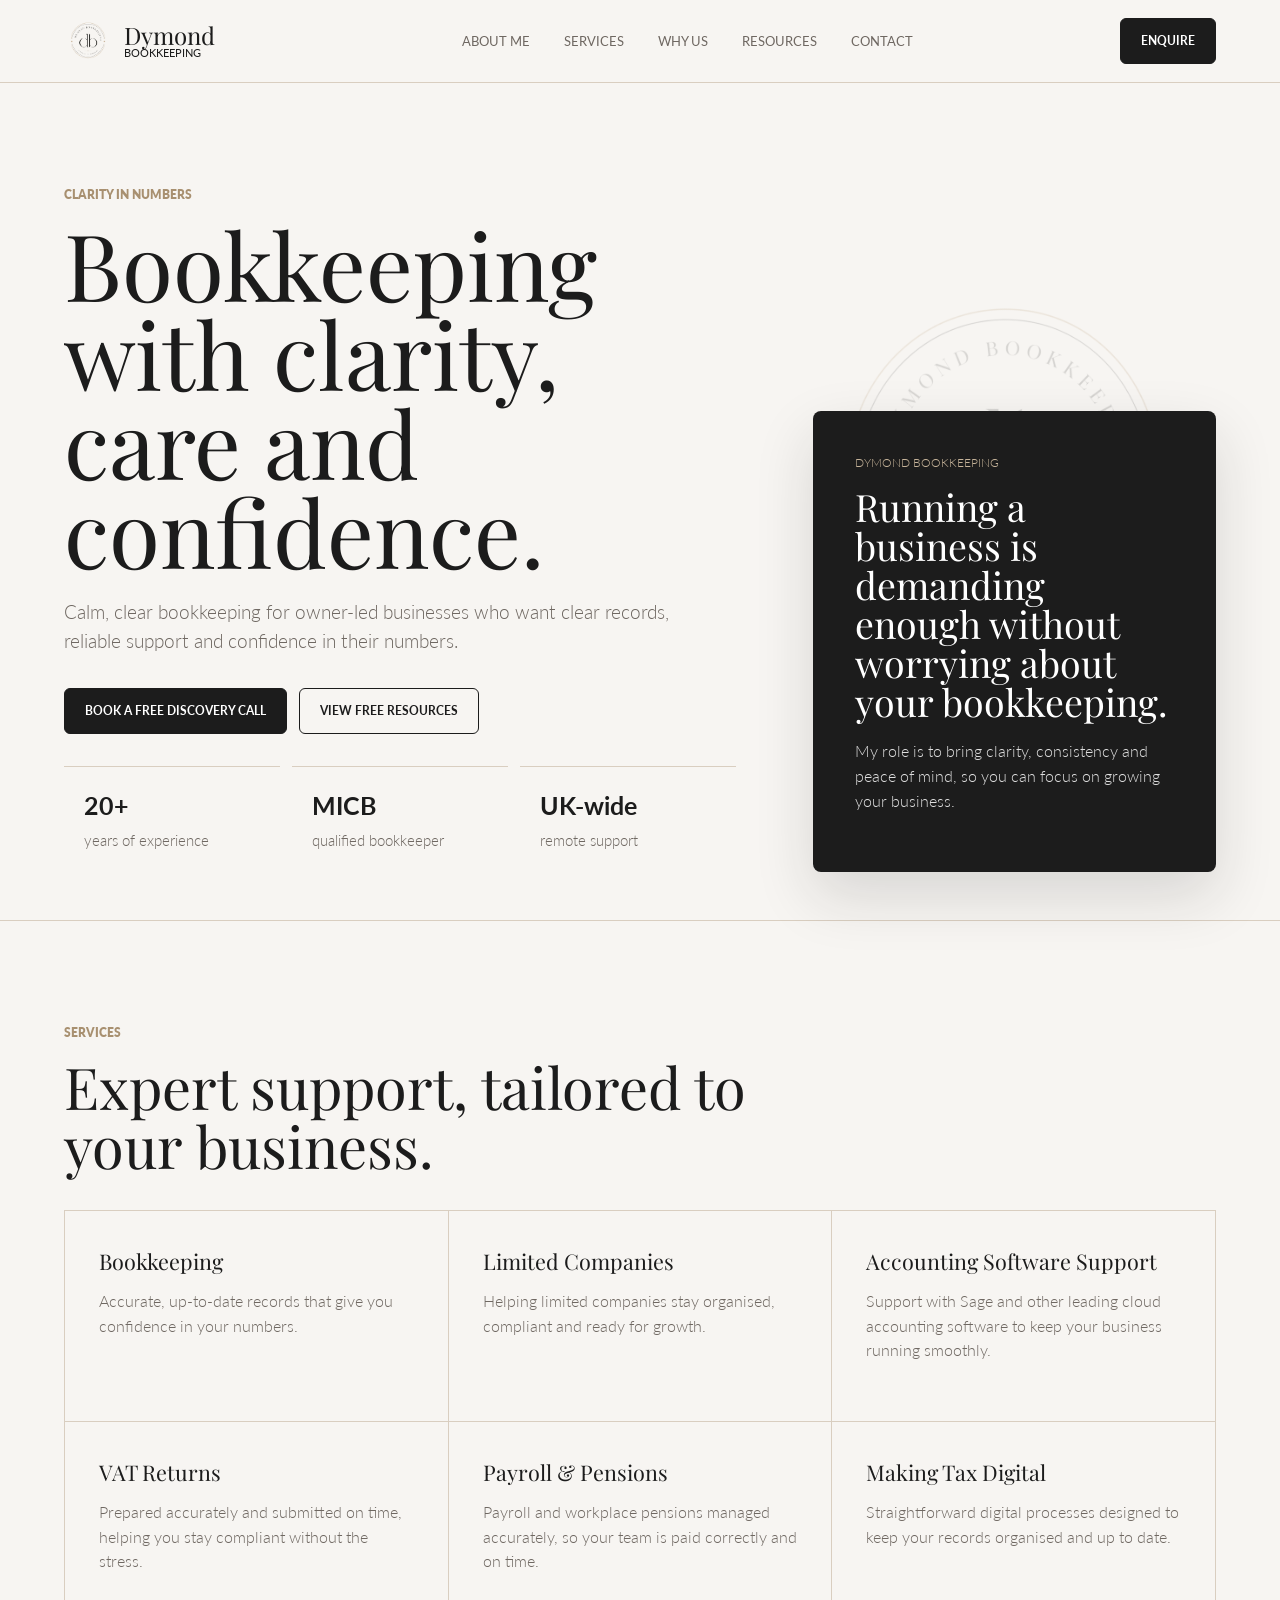
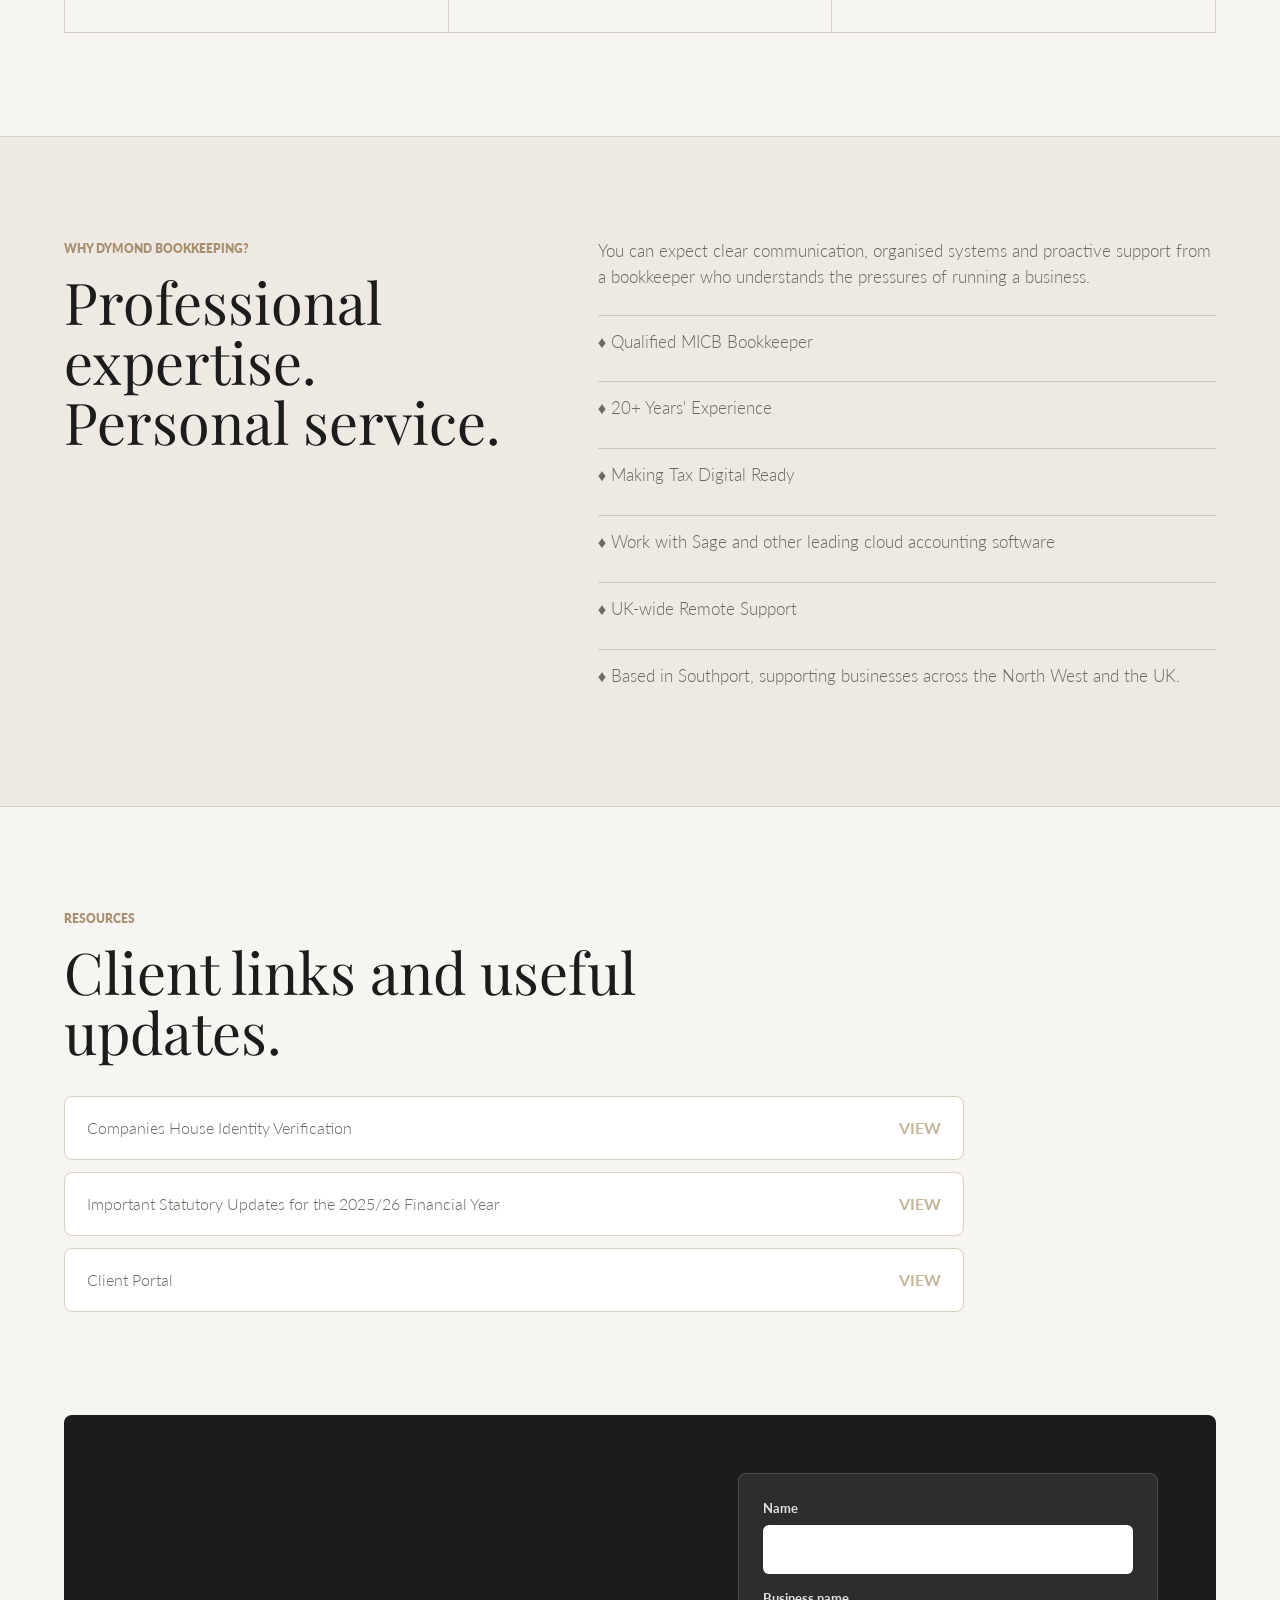
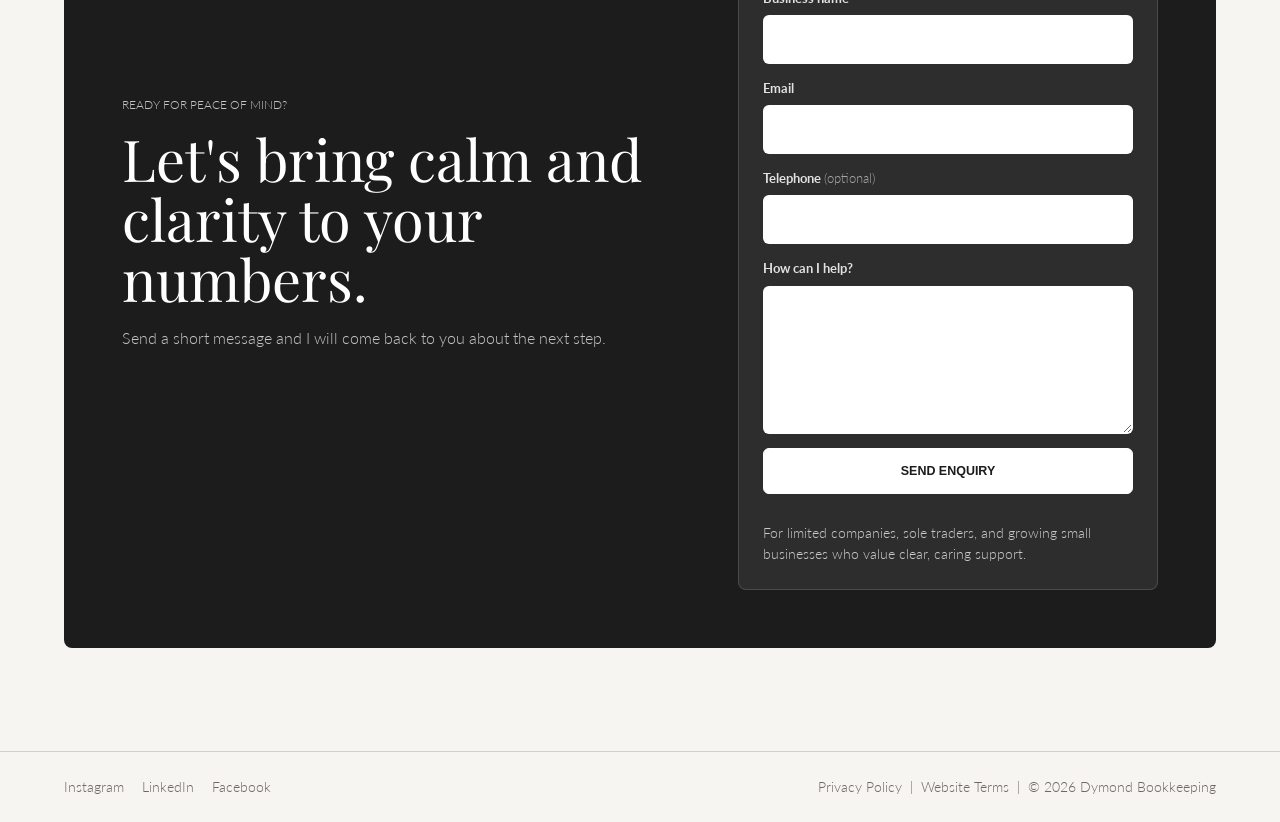
<file: index.html>
<!doctype html>
<html lang="en-GB">
  <head>
    <meta charset="utf-8">
    <meta name="viewport" content="width=device-width, initial-scale=1">
    <title>Dymond Bookkeeping | Bookkeeping Support for Small Businesses</title>
    <meta
      name="description"
      content="Warm, clear bookkeeping support for owner-led limited companies and growing small businesses across the UK."
    >
    <link rel="icon" type="image/png" href="favicon.png">
    <link rel="stylesheet" href="styles.css">
  </head>
  <body>
    <header class="site-header">
      <a class="brand" href="#top" aria-label="Dymond Bookkeeping home">
        <img
          src="logo-seal.png"
          alt="Dymond Bookkeeping"
        >
        <span>
          <strong>Dymond</strong>
          <small>Bookkeeping</small>
        </span>
      </a>
      <nav class="nav" aria-label="Main navigation">
        <a href="about.html">About Me</a>
        <a href="#services">Services</a>
        <a href="#why-us">Why us</a>
        <a href="#resources">Resources</a>
        <a href="#contact">Contact</a>
      </nav>
      <a class="header-cta" href="#contact">Enquire</a>
    </header>

    <main id="top">
      <section class="hero">
        <div class="hero-content">
          <p class="eyebrow">Clarity in Numbers</p>
          <h1>Bookkeeping with clarity, care and confidence.</h1>
          <p class="intro">
            Calm, clear bookkeeping for owner-led businesses who want clear records,
            reliable support and confidence in their numbers.
          </p>
          <div class="actions">
            <a class="button primary" href="#contact">Book a free discovery call</a>
            <a class="button secondary" href="#resources">View free resources</a>
          </div>
          <dl class="proof">
            <div>
              <dt>20+</dt>
              <dd>years of experience</dd>
            </div>
            <div>
              <dt>MICB</dt>
              <dd>qualified bookkeeper</dd>
            </div>
            <div>
              <dt>UK-wide</dt>
              <dd>remote support</dd>
            </div>
          </dl>
        </div>
        <aside class="hero-panel" aria-label="Bookkeeping promise">
          <p class="panel-kicker">Dymond Bookkeeping</p>
          <h2>Running a business is demanding enough without worrying about your bookkeeping.</h2>
          <p>
            My role is to bring clarity, consistency and peace of mind, so you can
            focus on growing your business.
          </p>
        </aside>
      </section>

      <section class="section services" id="services">
        <div class="section-heading">
          <p class="eyebrow">Services</p>
          <h2>Expert support, tailored to your business.</h2>
        </div>
        <div class="service-grid">
          <article>
            <h3>Bookkeeping</h3>
            <p>Accurate, up-to-date records that give you confidence in your numbers.</p>
          </article>
          <article>
            <h3>Limited Companies</h3>
            <p>Helping limited companies stay organised, compliant and ready for growth.</p>
          </article>
          <article>
            <h3>Accounting Software Support</h3>
            <p>Support with Sage and other leading cloud accounting software to keep your business running smoothly.</p>
          </article>
          <article>
            <h3>VAT Returns</h3>
            <p>Prepared accurately and submitted on time, helping you stay compliant without the stress.</p>
          </article>
          <article>
            <h3>Payroll &amp; Pensions</h3>
            <p>Payroll and workplace pensions managed accurately, so your team is paid correctly and on time.</p>
          </article>
          <article>
            <h3>Making Tax Digital</h3>
            <p>Straightforward digital processes designed to keep your records organised and up to date.</p>
          </article>
        </div>
      </section>

      <section class="section split" id="why-us">
        <div>
          <p class="eyebrow">Why Dymond Bookkeeping?</p>
          <h2>Professional expertise. Personal service.</h2>
        </div>
        <div class="reasons">
          <p>
            You can expect clear communication, organised systems and proactive
            support from a bookkeeper who understands the pressures of running a
            business.
          </p>
          <ul>
            <li><span aria-hidden="true">&#9830;</span> Qualified MICB Bookkeeper</li>
            <li><span aria-hidden="true">&#9830;</span> 20+ Years' Experience</li>
            <li><span aria-hidden="true">&#9830;</span> Making Tax Digital Ready</li>
            <li><span aria-hidden="true">&#9830;</span> Work with Sage and other leading cloud accounting software</li>
            <li><span aria-hidden="true">&#9830;</span> UK-wide Remote Support</li>
            <li><span aria-hidden="true">&#9830;</span> Based in Southport, supporting businesses across the North West and the UK.</li>
          </ul>
        </div>
      </section>

      <section class="section resources" id="resources">
        <div class="section-heading">
          <p class="eyebrow">Resources</p>
          <h2>Client links and useful updates.</h2>
        </div>
        <div class="resource-list">
          <a href="https://drive.google.com/file/d/1LsJFoTqfhv_4R7Zmgf_SvlFBIBRHJbRf/view?usp=drive_link">
            Companies House Identity Verification
          </a>
          <a href="https://drive.google.com/file/d/19tqfVMLP1mnDDgsi1em8PfYYaoplX7NY/view?usp=sharing">
            Important Statutory Updates for the 2025/26 Financial Year
          </a>
          <a href="https://dymondbookkeeping.portal.engager.app/">
            Client Portal
          </a>
        </div>
      </section>

      <section class="contact" id="contact">
        <div>
          <p class="eyebrow">Ready for peace of mind?</p>
          <h2>Let's bring calm and clarity to your numbers.</h2>
          <p>Send a short message and I will come back to you about the next step.</p>
        </div>
        <form class="contact-card contact-form" action="mailto:hello@dymondbookkeeping.com" method="post" enctype="text/plain">
          <label>
            <span>Name</span>
            <input type="text" name="Name" autocomplete="name" required>
          </label>
          <label>
            <span>Business name</span>
            <input type="text" name="Business name" autocomplete="organization" required>
          </label>
          <label>
            <span>Email</span>
            <input type="email" name="Email" autocomplete="email" required>
          </label>
          <label>
            <span>Telephone <em>(optional)</em></span>
            <input type="tel" name="Telephone" autocomplete="tel">
          </label>
          <label>
            <span>How can I help?</span>
            <textarea name="How can I help?" rows="5" required></textarea>
          </label>
          <button class="button primary full" type="submit">Send enquiry</button>
          <p class="small-note">For limited companies, sole traders, and growing small businesses who value clear, caring support.</p>
        </form>
      </section>
    </main>

    <footer class="site-footer">
      <div>
        <a href="https://www.instagram.com/dymondbookkeeping">Instagram</a>
        <a href="https://www.linkedin.com/in/dymondbookkeeping">LinkedIn</a>
        <a href="https://www.facebook.com/profile.php?id=61568759491724">Facebook</a>
      </div>
      <p class="legal-links">
        <a href="privacy.html">Privacy Policy</a>
        <span>|</span>
        <a href="terms.html">Website Terms</a>
        <span>|</span>
        <span>&copy; 2026 Dymond Bookkeeping</span>
      </p>
    </footer>
  </body>
</html>
</file>
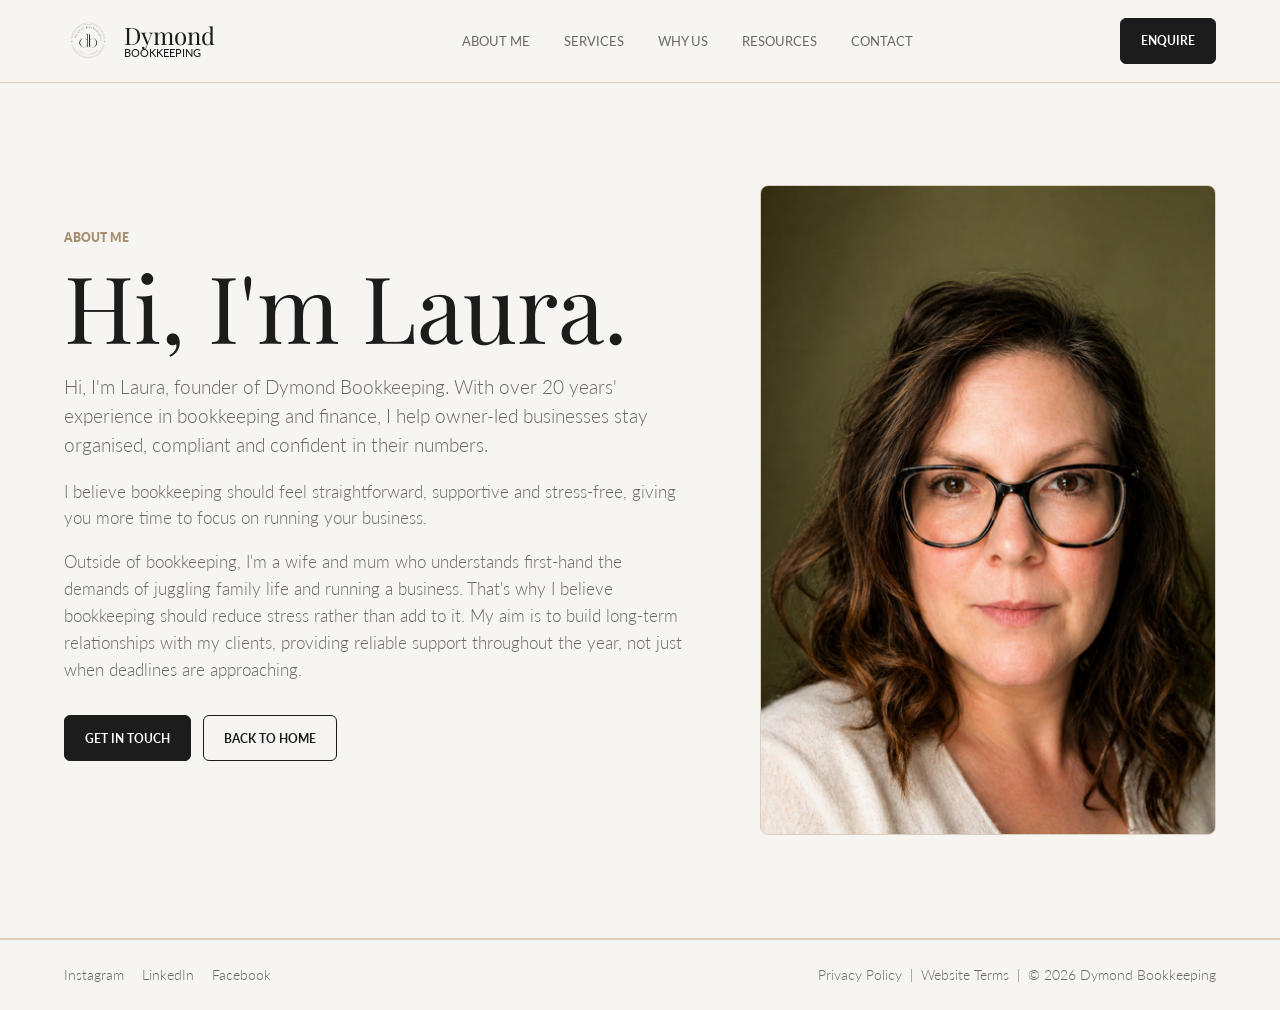
<file: about.html>
<!doctype html>
<html lang="en-GB">
  <head>
    <meta charset="utf-8">
    <meta name="viewport" content="width=device-width, initial-scale=1">
    <title>About Me | Dymond Bookkeeping</title>
    <meta
      name="description"
      content="Meet Laura, founder of Dymond Bookkeeping. Bookkeeping support for owner-led businesses across the UK."
    >
    <link rel="icon" type="image/png" href="favicon.png">
    <link rel="stylesheet" href="styles.css">
  </head>
  <body>
    <header class="site-header">
      <a class="brand" href="index.html" aria-label="Dymond Bookkeeping home">
        <img
          src="logo-seal.png"
          alt="Dymond Bookkeeping"
        >
        <span>
          <strong>Dymond</strong>
          <small>Bookkeeping</small>
        </span>
      </a>
      <nav class="nav" aria-label="Main navigation">
        <a href="about.html">About Me</a>
        <a href="index.html#services">Services</a>
        <a href="index.html#why-us">Why us</a>
        <a href="index.html#resources">Resources</a>
        <a href="contact.html">Contact</a>
      </nav>
      <a class="header-cta" href="contact.html">Enquire</a>
    </header>

    <main>
      <section class="about-hero">
        <div class="about-copy">
          <p class="eyebrow">About Me</p>
          <h1>Hi, I'm Laura.</h1>
          <p class="intro">
            Hi, I'm Laura, founder of Dymond Bookkeeping. With over 20 years'
            experience in bookkeeping and finance, I help owner-led businesses
            stay organised, compliant and confident in their numbers.
          </p>
          <p>
            I believe bookkeeping should feel straightforward, supportive and
            stress-free, giving you more time to focus on running your business.
          </p>
          <p>
            Outside of bookkeeping, I'm a wife and mum who understands first-hand
            the demands of juggling family life and running a business. That's why
            I believe bookkeeping should reduce stress rather than add to it. My
            aim is to build long-term relationships with my clients, providing
            reliable support throughout the year, not just when deadlines are
            approaching.
          </p>
          <div class="actions">
            <a class="button primary" href="contact.html">Get in touch</a>
            <a class="button secondary" href="index.html">Back to home</a>
          </div>
        </div>
        <figure class="about-photo">
          <img src="laura-dymond.png" alt="Laura, founder of Dymond Bookkeeping">
        </figure>
      </section>
    </main>

    <footer class="site-footer">
      <div>
        <a href="https://www.instagram.com/dymondbookkeeping">Instagram</a>
        <a href="https://www.linkedin.com/in/dymondbookkeeping">LinkedIn</a>
        <a href="https://www.facebook.com/profile.php?id=61568759491724">Facebook</a>
      </div>
      <p class="legal-links">
        <a href="privacy.html">Privacy Policy</a>
        <span>|</span>
        <a href="terms.html">Website Terms</a>
        <span>|</span>
        <span>&copy; 2026 Dymond Bookkeeping</span>
      </p>
    </footer>
  </body>
</html>
</file>
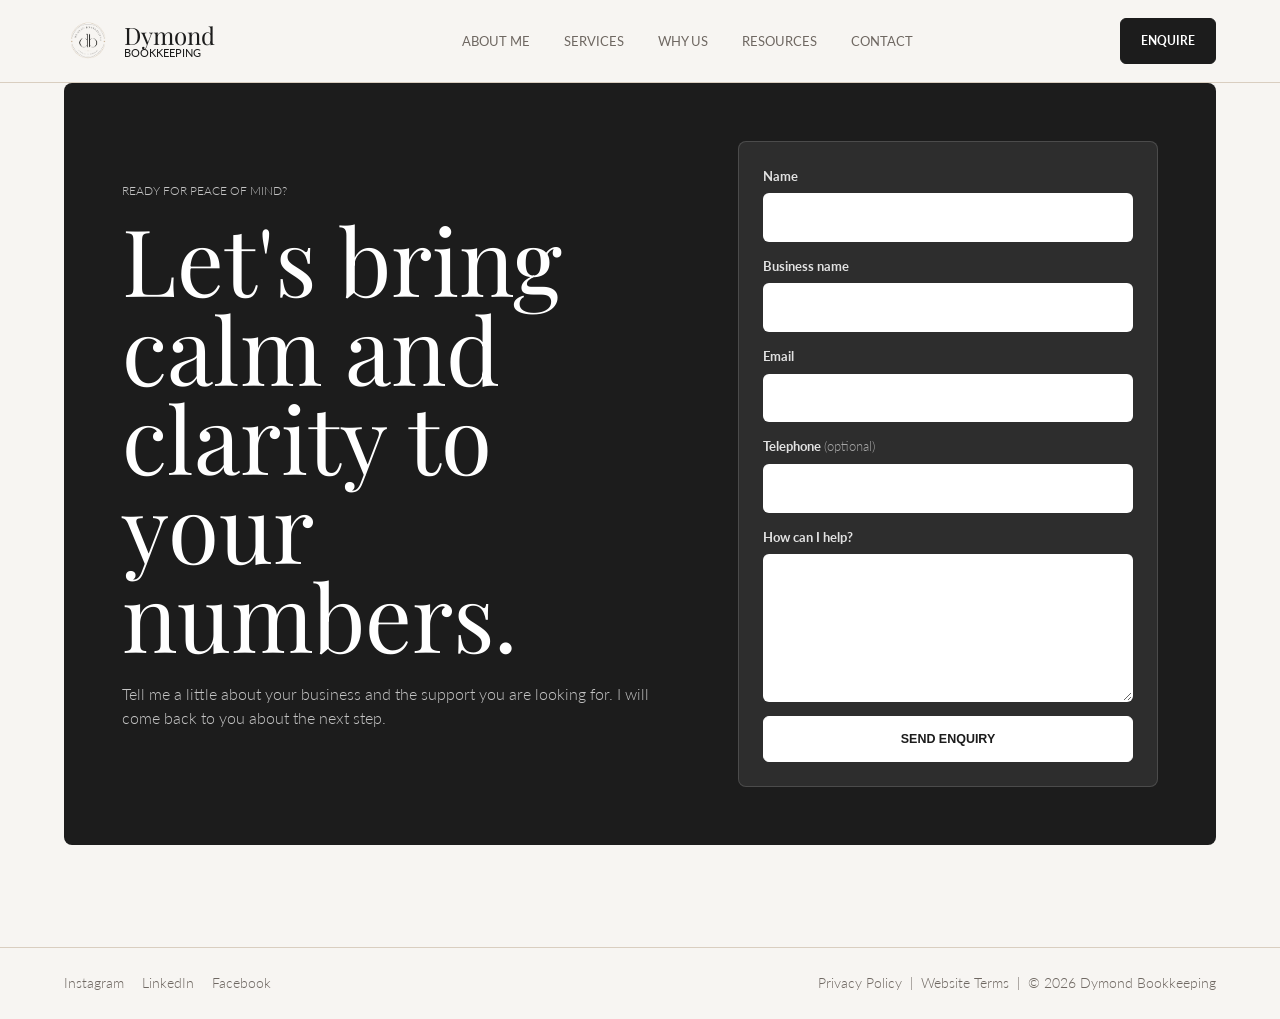
<file: contact.html>
<!doctype html>
<html lang="en-GB">
  <head>
    <meta charset="utf-8">
    <meta name="viewport" content="width=device-width, initial-scale=1">
    <title>Contact | Dymond Bookkeeping</title>
    <meta
      name="description"
      content="Contact Dymond Bookkeeping for calm, clear bookkeeping support."
    >
    <link rel="icon" type="image/png" href="favicon.png">
    <link rel="stylesheet" href="styles.css">
  </head>
  <body>
    <header class="site-header">
      <a class="brand" href="index.html" aria-label="Dymond Bookkeeping home">
        <img src="logo-seal.png" alt="Dymond Bookkeeping">
        <span>
          <strong>Dymond</strong>
          <small>Bookkeeping</small>
        </span>
      </a>
      <nav class="nav" aria-label="Main navigation">
        <a href="about.html">About Me</a>
        <a href="index.html#services">Services</a>
        <a href="index.html#why-us">Why us</a>
        <a href="index.html#resources">Resources</a>
        <a href="contact.html">Contact</a>
      </nav>
      <a class="header-cta" href="contact.html">Enquire</a>
    </header>

    <main>
      <section class="contact contact-page">
        <div>
          <p class="eyebrow">Ready for peace of mind?</p>
          <h1>Let's bring calm and clarity to your numbers.</h1>
          <p>
            Tell me a little about your business and the support you are looking
            for. I will come back to you about the next step.
          </p>
        </div>
        <form class="contact-card contact-form" action="mailto:hello@dymondbookkeeping.com" method="post" enctype="text/plain">
          <label>
            <span>Name</span>
            <input type="text" name="Name" autocomplete="name" required>
          </label>
          <label>
            <span>Business name</span>
            <input type="text" name="Business name" autocomplete="organization" required>
          </label>
          <label>
            <span>Email</span>
            <input type="email" name="Email" autocomplete="email" required>
          </label>
          <label>
            <span>Telephone <em>(optional)</em></span>
            <input type="tel" name="Telephone" autocomplete="tel">
          </label>
          <label>
            <span>How can I help?</span>
            <textarea name="How can I help?" rows="5" required></textarea>
          </label>
          <button class="button primary full" type="submit">Send enquiry</button>
        </form>
      </section>
    </main>

    <footer class="site-footer">
      <div>
        <a href="https://www.instagram.com/dymondbookkeeping">Instagram</a>
        <a href="https://www.linkedin.com/in/dymondbookkeeping">LinkedIn</a>
        <a href="https://www.facebook.com/profile.php?id=61568759491724">Facebook</a>
      </div>
      <p class="legal-links">
        <a href="privacy.html">Privacy Policy</a>
        <span>|</span>
        <a href="terms.html">Website Terms</a>
        <span>|</span>
        <span>&copy; 2026 Dymond Bookkeeping</span>
      </p>
    </footer>
  </body>
</html>
</file>
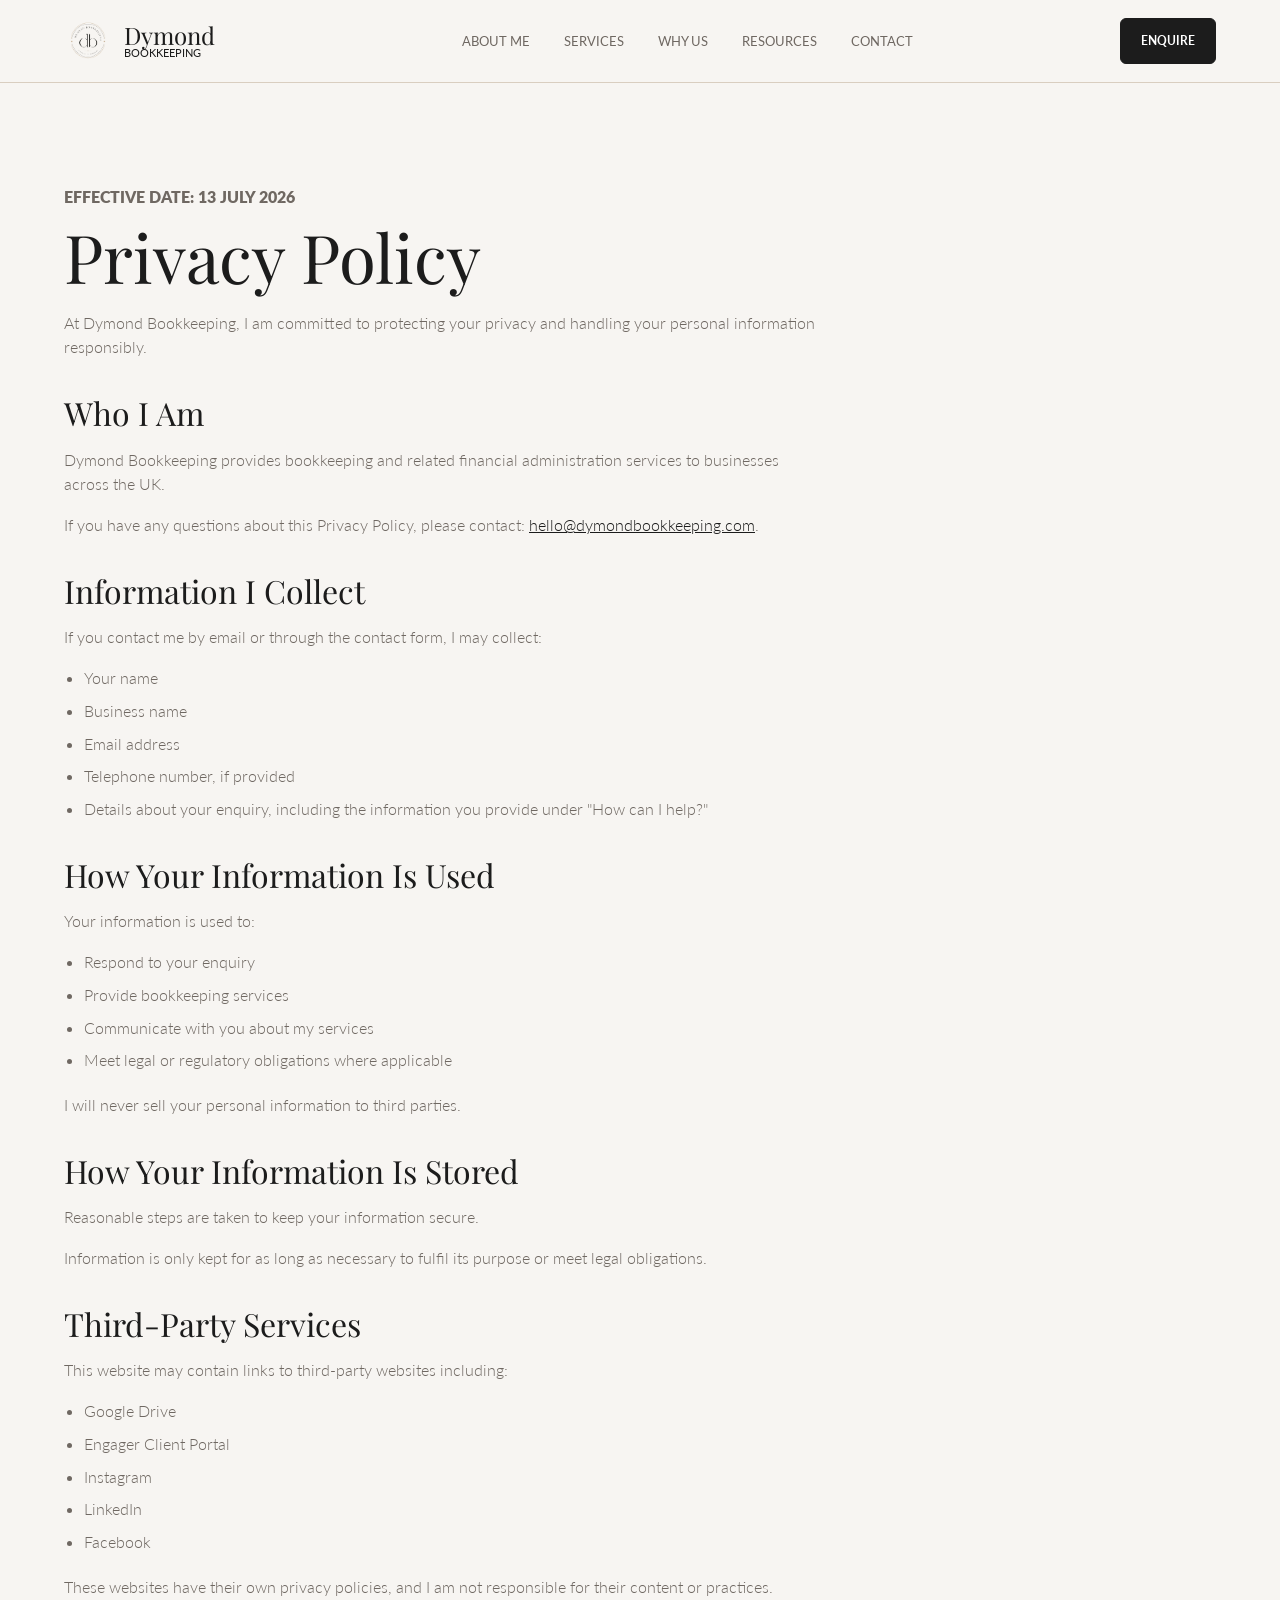
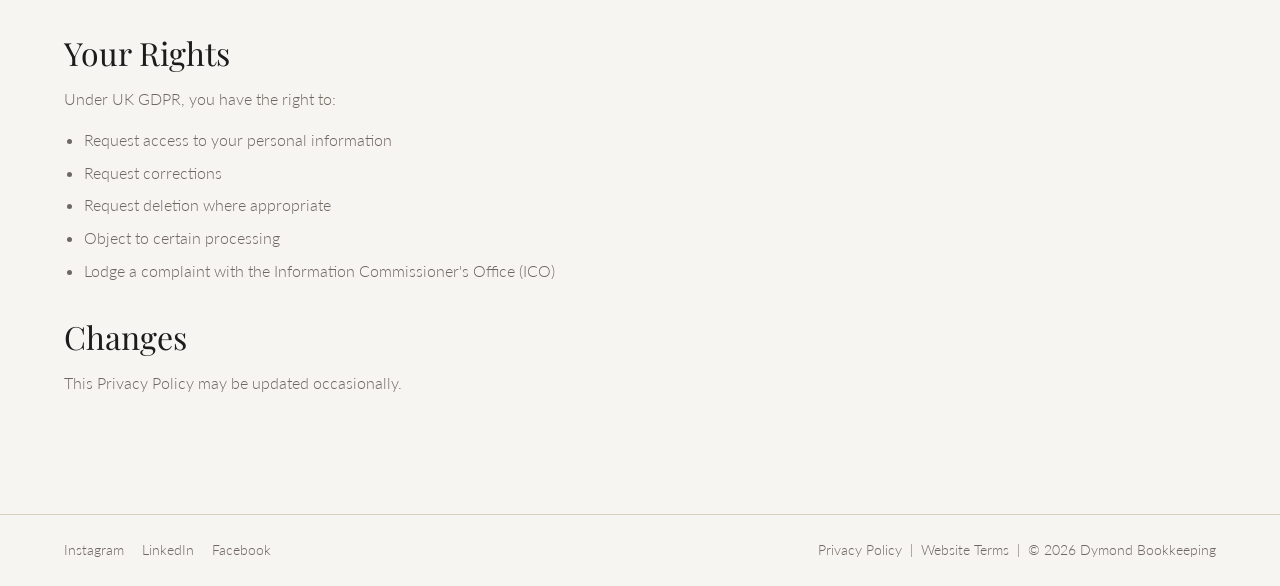
<file: privacy.html>
<!doctype html>
<html lang="en-GB">
  <head>
    <meta charset="utf-8">
    <meta name="viewport" content="width=device-width, initial-scale=1">
    <title>Privacy Policy | Dymond Bookkeeping</title>
    <meta
      name="description"
      content="Privacy Policy for Dymond Bookkeeping."
    >
    <link rel="icon" type="image/png" href="favicon.png">
    <link rel="stylesheet" href="styles.css">
  </head>
  <body>
    <header class="site-header">
      <a class="brand" href="index.html" aria-label="Dymond Bookkeeping home">
        <img src="logo-seal.png" alt="Dymond Bookkeeping">
        <span>
          <strong>Dymond</strong>
          <small>Bookkeeping</small>
        </span>
      </a>
      <nav class="nav" aria-label="Main navigation">
        <a href="about.html">About Me</a>
        <a href="index.html#services">Services</a>
        <a href="index.html#why-us">Why us</a>
        <a href="index.html#resources">Resources</a>
        <a href="contact.html">Contact</a>
      </nav>
      <a class="header-cta" href="contact.html">Enquire</a>
    </header>

    <main>
      <article class="legal-page">
        <p class="eyebrow">Effective Date: 13 July 2026</p>
        <h1>Privacy Policy</h1>

        <p>
          At Dymond Bookkeeping, I am committed to protecting your privacy and
          handling your personal information responsibly.
        </p>

        <h2>Who I Am</h2>
        <p>
          Dymond Bookkeeping provides bookkeeping and related financial
          administration services to businesses across the UK.
        </p>
        <p>
          If you have any questions about this Privacy Policy, please contact:
          <a href="mailto:hello@dymondbookkeeping.com">hello@dymondbookkeeping.com</a>.
        </p>

        <h2>Information I Collect</h2>
        <p>If you contact me by email or through the contact form, I may collect:</p>
        <ul>
          <li>Your name</li>
          <li>Business name</li>
          <li>Email address</li>
          <li>Telephone number, if provided</li>
          <li>Details about your enquiry, including the information you provide under "How can I help?"</li>
        </ul>

        <h2>How Your Information Is Used</h2>
        <p>Your information is used to:</p>
        <ul>
          <li>Respond to your enquiry</li>
          <li>Provide bookkeeping services</li>
          <li>Communicate with you about my services</li>
          <li>Meet legal or regulatory obligations where applicable</li>
        </ul>
        <p>I will never sell your personal information to third parties.</p>

        <h2>How Your Information Is Stored</h2>
        <p>Reasonable steps are taken to keep your information secure.</p>
        <p>
          Information is only kept for as long as necessary to fulfil its purpose
          or meet legal obligations.
        </p>

        <h2>Third-Party Services</h2>
        <p>This website may contain links to third-party websites including:</p>
        <ul>
          <li>Google Drive</li>
          <li>Engager Client Portal</li>
          <li>Instagram</li>
          <li>LinkedIn</li>
          <li>Facebook</li>
        </ul>
        <p>
          These websites have their own privacy policies, and I am not
          responsible for their content or practices.
        </p>

        <h2>Your Rights</h2>
        <p>Under UK GDPR, you have the right to:</p>
        <ul>
          <li>Request access to your personal information</li>
          <li>Request corrections</li>
          <li>Request deletion where appropriate</li>
          <li>Object to certain processing</li>
          <li>Lodge a complaint with the Information Commissioner's Office (ICO)</li>
        </ul>

        <h2>Changes</h2>
        <p>This Privacy Policy may be updated occasionally.</p>
      </article>
    </main>

    <footer class="site-footer">
      <div>
        <a href="https://www.instagram.com/dymondbookkeeping">Instagram</a>
        <a href="https://www.linkedin.com/in/dymondbookkeeping">LinkedIn</a>
        <a href="https://www.facebook.com/profile.php?id=61568759491724">Facebook</a>
      </div>
      <p class="legal-links">
        <a href="privacy.html">Privacy Policy</a>
        <span>|</span>
        <a href="terms.html">Website Terms</a>
        <span>|</span>
        <span>&copy; 2026 Dymond Bookkeeping</span>
      </p>
    </footer>
  </body>
</html>
</file>
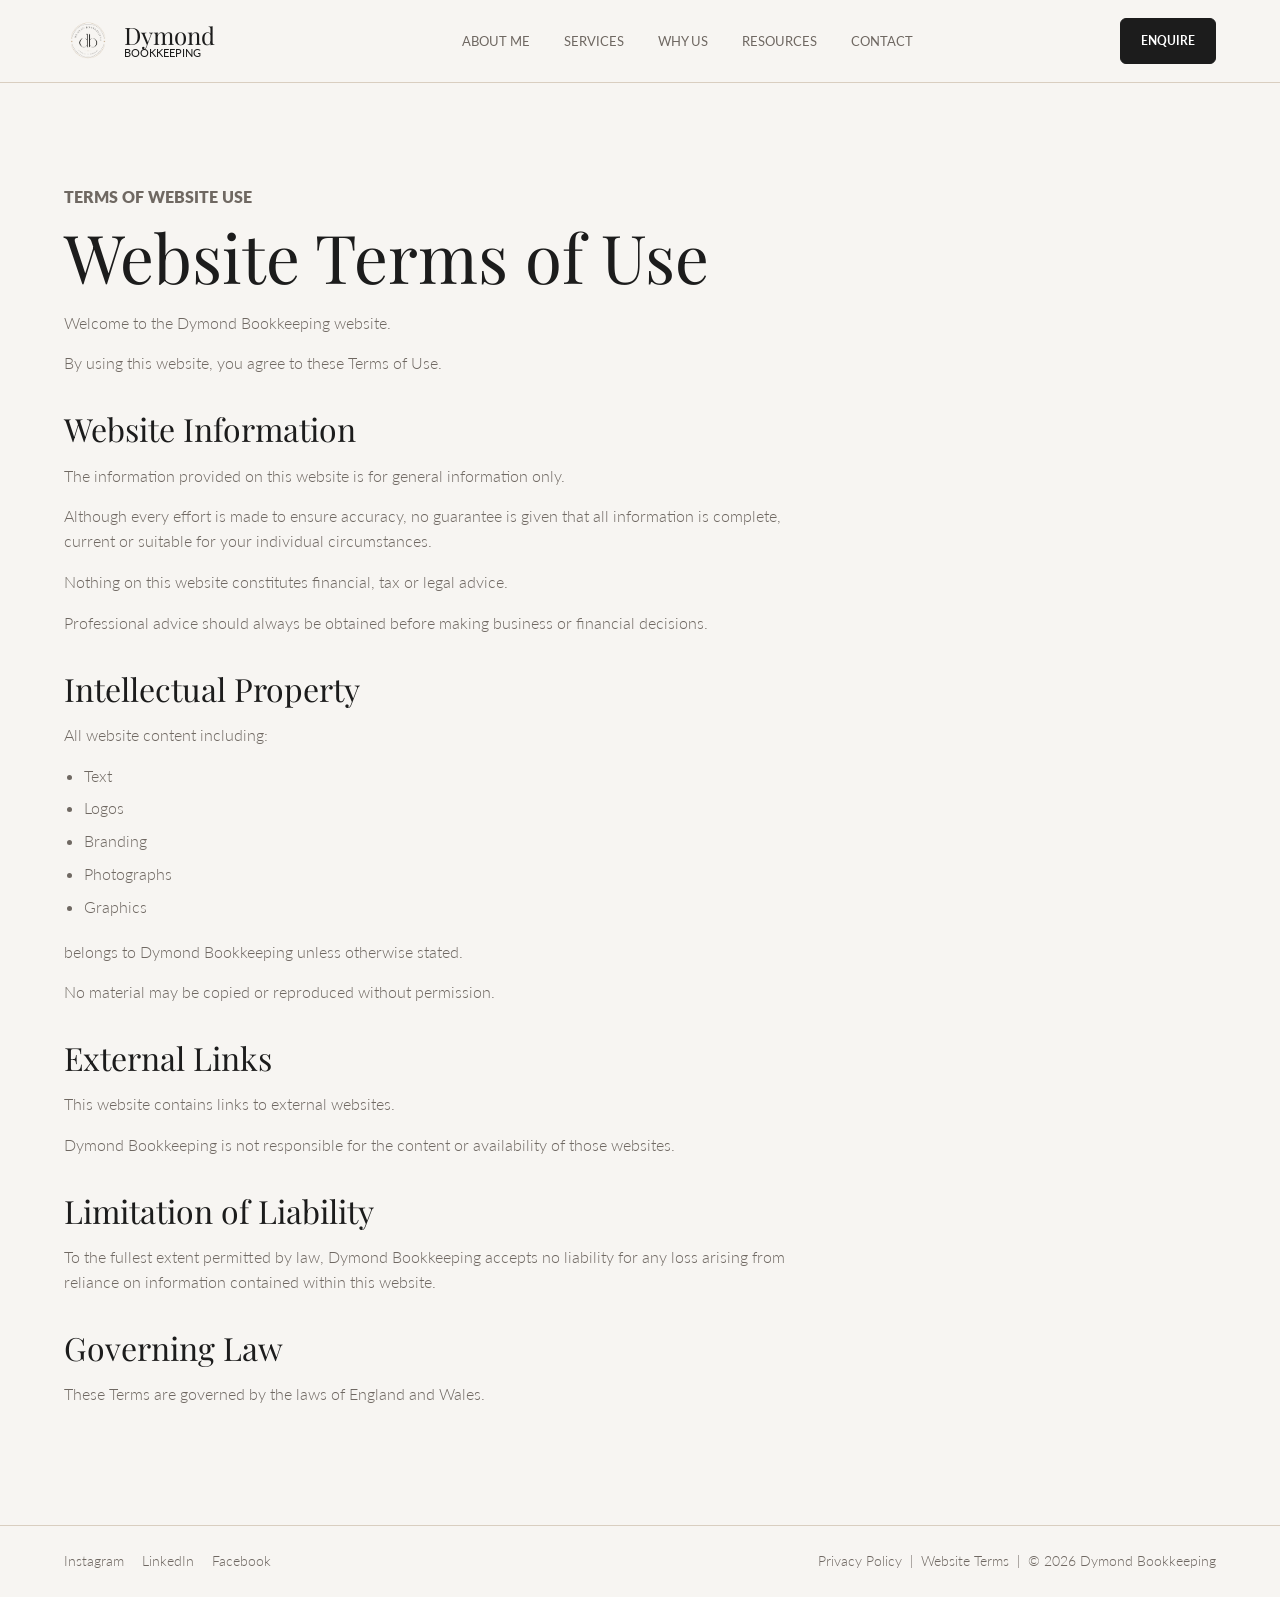
<file: terms.html>
<!doctype html>
<html lang="en-GB">
  <head>
    <meta charset="utf-8">
    <meta name="viewport" content="width=device-width, initial-scale=1">
    <title>Website Terms | Dymond Bookkeeping</title>
    <meta
      name="description"
      content="Terms of Website Use for Dymond Bookkeeping."
    >
    <link rel="icon" type="image/png" href="favicon.png">
    <link rel="stylesheet" href="styles.css">
  </head>
  <body>
    <header class="site-header">
      <a class="brand" href="index.html" aria-label="Dymond Bookkeeping home">
        <img src="logo-seal.png" alt="Dymond Bookkeeping">
        <span>
          <strong>Dymond</strong>
          <small>Bookkeeping</small>
        </span>
      </a>
      <nav class="nav" aria-label="Main navigation">
        <a href="about.html">About Me</a>
        <a href="index.html#services">Services</a>
        <a href="index.html#why-us">Why us</a>
        <a href="index.html#resources">Resources</a>
        <a href="contact.html">Contact</a>
      </nav>
      <a class="header-cta" href="contact.html">Enquire</a>
    </header>

    <main>
      <article class="legal-page">
        <p class="eyebrow">Terms of Website Use</p>
        <h1>Website Terms of Use</h1>

        <p>Welcome to the Dymond Bookkeeping website.</p>
        <p>By using this website, you agree to these Terms of Use.</p>

        <h2>Website Information</h2>
        <p>The information provided on this website is for general information only.</p>
        <p>
          Although every effort is made to ensure accuracy, no guarantee is given
          that all information is complete, current or suitable for your individual
          circumstances.
        </p>
        <p>Nothing on this website constitutes financial, tax or legal advice.</p>
        <p>
          Professional advice should always be obtained before making business or
          financial decisions.
        </p>

        <h2>Intellectual Property</h2>
        <p>All website content including:</p>
        <ul>
          <li>Text</li>
          <li>Logos</li>
          <li>Branding</li>
          <li>Photographs</li>
          <li>Graphics</li>
        </ul>
        <p>belongs to Dymond Bookkeeping unless otherwise stated.</p>
        <p>No material may be copied or reproduced without permission.</p>

        <h2>External Links</h2>
        <p>This website contains links to external websites.</p>
        <p>
          Dymond Bookkeeping is not responsible for the content or availability of
          those websites.
        </p>

        <h2>Limitation of Liability</h2>
        <p>
          To the fullest extent permitted by law, Dymond Bookkeeping accepts no
          liability for any loss arising from reliance on information contained
          within this website.
        </p>

        <h2>Governing Law</h2>
        <p>These Terms are governed by the laws of England and Wales.</p>
      </article>
    </main>

    <footer class="site-footer">
      <div>
        <a href="https://www.instagram.com/dymondbookkeeping">Instagram</a>
        <a href="https://www.linkedin.com/in/dymondbookkeeping">LinkedIn</a>
        <a href="https://www.facebook.com/profile.php?id=61568759491724">Facebook</a>
      </div>
      <p class="legal-links">
        <a href="privacy.html">Privacy Policy</a>
        <span>|</span>
        <a href="terms.html">Website Terms</a>
        <span>|</span>
        <span>&copy; 2026 Dymond Bookkeeping</span>
      </p>
    </footer>
  </body>
</html>
</file>
<file: styles.css>
@import url("https://fonts.googleapis.com/css2?family=Lato:wght@300;400;700&family=Playfair+Display:wght@400;500&display=swap");

:root {
  --ink: #1c1c1c;
  --muted: #6f6862;
  --line: #d9cec0;
  --paper: #f7f5f2;
  --soft: #eee9e3;
  --taupe: #a8a29e;
  --gold: #c6b49a;
  --white: #ffffff;
}

* {
  box-sizing: border-box;
}

html {
  scroll-behavior: smooth;
}

body {
  margin: 0;
  color: var(--ink);
  background: var(--paper);
  font-family: Lato, "Helvetica Neue", Arial, sans-serif;
  font-weight: 300;
  line-height: 1.55;
}

a {
  color: inherit;
}

.site-header {
  position: sticky;
  top: 0;
  z-index: 10;
  display: flex;
  align-items: center;
  justify-content: space-between;
  gap: 24px;
  padding: 14px clamp(18px, 5vw, 72px);
  background: rgba(247, 245, 242, 0.94);
  border-bottom: 1px solid var(--line);
  backdrop-filter: blur(10px);
}

.brand {
  display: inline-flex;
  align-items: center;
  gap: 12px;
  min-width: 190px;
  height: 54px;
  text-decoration: none;
}

.brand img {
  width: 48px;
  height: 48px;
  object-fit: contain;
}

.brand span {
  display: grid;
  gap: 1px;
  line-height: 1;
}

.brand strong {
  font-family: "Playfair Display", Georgia, "Times New Roman", serif;
  font-size: 1.5rem;
  font-weight: 400;
}

.brand small {
  font-size: 0.68rem;
  font-weight: 400;
  text-transform: uppercase;
}

.nav {
  display: flex;
  align-items: center;
  justify-content: center;
  gap: clamp(14px, 3vw, 34px);
  color: var(--muted);
  font-size: 0.82rem;
  font-weight: 400;
  letter-spacing: 0;
  text-transform: uppercase;
}

.nav a,
.site-footer a {
  text-decoration: none;
}

.nav a:hover,
.site-footer a:hover {
  color: var(--gold);
}

.header-cta,
.button {
  display: inline-flex;
  align-items: center;
  justify-content: center;
  min-height: 46px;
  padding: 0 20px;
  border: 1px solid var(--ink);
  border-radius: 6px;
  font-size: 0.78rem;
  font-weight: 700;
  letter-spacing: 0;
  text-decoration: none;
  text-transform: uppercase;
}

.header-cta,
.button.primary {
  color: var(--white);
  background: var(--ink);
}

.button.secondary {
  color: var(--ink);
  background: transparent;
}

.hero {
  display: grid;
  grid-template-columns: minmax(0, 1.25fr) minmax(280px, 0.75fr);
  gap: clamp(34px, 6vw, 88px);
  align-items: stretch;
  min-height: calc(100vh - 83px);
  padding: clamp(56px, 8vw, 104px) clamp(18px, 5vw, 72px) 48px;
  border-bottom: 1px solid var(--line);
  background:
    linear-gradient(120deg, rgba(247, 245, 242, 0.93), rgba(247, 245, 242, 0.8)),
    url("logo-seal.png") right 7% top 43% / min(34vw, 460px) no-repeat;
}

.hero-content {
  max-width: 820px;
}

.eyebrow,
.panel-kicker {
  margin: 0 0 14px;
  color: #a89070;
  font-size: 0.78rem;
  font-weight: 800;
  letter-spacing: 0;
  text-transform: uppercase;
}

h1,
h2,
h3 {
  font-family: "Playfair Display", Georgia, "Times New Roman", serif;
  font-weight: 400;
}

h1,
h2,
h3,
p {
  margin-top: 0;
}

h1 {
  max-width: 780px;
  margin-bottom: 22px;
  font-size: 5.8rem;
  line-height: 0.96;
  letter-spacing: 0;
}

h2 {
  margin-bottom: 18px;
  font-size: 3.6rem;
  line-height: 1.04;
  letter-spacing: 0;
}

h3 {
  margin-bottom: 10px;
  font-size: 1.35rem;
}

.intro {
  max-width: 660px;
  color: var(--muted);
  font-size: 1.18rem;
  font-weight: 300;
}

.actions {
  display: flex;
  flex-wrap: wrap;
  gap: 12px;
  margin: 32px 0;
}

.proof {
  display: grid;
  grid-template-columns: repeat(3, minmax(0, 1fr));
  gap: 12px;
  max-width: 690px;
  margin: 0;
}

.proof div {
  padding: 20px;
  border-top: 1px solid var(--line);
}

.proof dt {
  font-size: 1.55rem;
  font-weight: 700;
}

.proof dd {
  margin: 4px 0 0;
  color: var(--muted);
  font-weight: 300;
  font-size: 0.92rem;
}

.hero-panel {
  align-self: end;
  padding: clamp(24px, 4vw, 42px);
  color: var(--white);
  background: var(--ink);
  border-radius: 8px;
  box-shadow: 0 24px 60px rgba(31, 29, 26, 0.14);
}

.hero-panel h2 {
  font-size: 2.35rem;
}

.hero-panel p {
  color: rgba(255, 255, 255, 0.86);
  font-weight: 300;
}

.hero-panel .panel-kicker {
  color: var(--gold);
}

.section {
  padding: clamp(58px, 8vw, 104px) clamp(18px, 5vw, 72px);
}

.section-heading {
  max-width: 760px;
  margin-bottom: 34px;
}

.service-grid {
  display: grid;
  grid-template-columns: repeat(3, minmax(0, 1fr));
  gap: 1px;
  background: var(--line);
  border: 1px solid var(--line);
}

.service-grid article {
  min-height: 210px;
  padding: clamp(22px, 3vw, 34px);
  background: var(--paper);
}

.service-grid p,
.reasons,
.resources a,
.contact p,
.small-note,
.site-footer {
  color: var(--muted);
  font-weight: 300;
}

.split {
  display: grid;
  grid-template-columns: minmax(260px, 0.85fr) minmax(0, 1.15fr);
  gap: clamp(30px, 6vw, 86px);
  background: var(--soft);
  border-block: 1px solid var(--line);
}

.reasons {
  font-size: 1.04rem;
}

.reasons ul {
  display: grid;
  gap: 12px;
  margin: 24px 0 0;
  padding: 0;
  list-style: none;
}

.reasons li {
  padding: 14px 0;
  border-top: 1px solid rgba(31, 29, 26, 0.16);
}

.resource-list {
  display: grid;
  gap: 12px;
  max-width: 900px;
}

.resource-list a {
  display: flex;
  align-items: center;
  justify-content: space-between;
  min-height: 64px;
  padding: 18px 22px;
  background: var(--white);
  border: 1px solid var(--line);
  border-radius: 8px;
  text-decoration: none;
}

.resource-list a::after {
  content: "View";
  color: var(--gold);
  font-weight: 700;
  letter-spacing: 0;
  text-transform: uppercase;
}

.contact {
  display: grid;
  grid-template-columns: minmax(0, 1fr) minmax(280px, 420px);
  gap: clamp(28px, 5vw, 70px);
  align-items: center;
  margin: 0 clamp(18px, 5vw, 72px) clamp(58px, 8vw, 104px);
  padding: clamp(34px, 5vw, 58px);
  color: var(--white);
  background: var(--ink);
  border-radius: 8px;
}

.about-hero {
  display: grid;
  grid-template-columns: minmax(0, 0.95fr) minmax(320px, 0.7fr);
  gap: clamp(34px, 6vw, 88px);
  align-items: center;
  min-height: calc(100vh - 83px);
  padding: clamp(56px, 8vw, 104px) clamp(18px, 5vw, 72px);
  border-bottom: 1px solid var(--line);
}

.about-copy {
  max-width: 760px;
}

.about-copy p:not(.eyebrow):not(.intro) {
  max-width: 660px;
  color: var(--muted);
  font-size: 1.08rem;
}

.about-photo {
  margin: 0;
  background: var(--soft);
  border: 1px solid var(--line);
  border-radius: 8px;
  overflow: hidden;
}

.about-photo img {
  display: block;
  width: 100%;
  height: min(680px, 72vh);
  object-fit: cover;
}

.legal-page {
  max-width: 880px;
  padding: clamp(56px, 8vw, 104px) clamp(18px, 5vw, 72px);
}

.legal-page h1 {
  font-size: 4.2rem;
}

.legal-page h2 {
  margin-top: 36px;
  font-size: 2rem;
}

.legal-page p,
.legal-page li {
  color: var(--muted);
  font-size: 1rem;
}

.legal-page a {
  color: var(--ink);
}

.legal-page ul {
  display: grid;
  gap: 8px;
  margin: 0 0 20px;
  padding-left: 20px;
}

.contact h2 {
  max-width: 760px;
}

.contact p {
  color: rgba(255, 255, 255, 0.74);
}

.contact-card {
  padding: 24px;
  background: rgba(255, 255, 255, 0.08);
  border: 1px solid rgba(255, 255, 255, 0.14);
  border-radius: 8px;
}

.contact-form {
  display: grid;
  gap: 14px;
}

.contact-form label {
  display: grid;
  gap: 7px;
}

.contact-form span {
  color: rgba(255, 255, 255, 0.86);
  font-size: 0.82rem;
  font-weight: 700;
}

.contact-form em {
  color: rgba(255, 255, 255, 0.58);
  font-style: normal;
  font-weight: 300;
}

.contact-form input,
.contact-form textarea {
  width: 100%;
  min-height: 44px;
  padding: 11px 12px;
  color: var(--ink);
  background: var(--white);
  border: 1px solid rgba(255, 255, 255, 0.34);
  border-radius: 6px;
  font: inherit;
}

.contact-form textarea {
  min-height: 132px;
  resize: vertical;
}

.contact-form input:focus,
.contact-form textarea:focus {
  outline: 2px solid var(--gold);
  outline-offset: 2px;
}

.contact .button.primary {
  color: var(--ink);
  background: var(--white);
  border-color: var(--white);
}

.full {
  width: 100%;
}

.small-note {
  margin: 14px 0 0;
  font-size: 0.88rem;
}

.site-footer {
  display: flex;
  justify-content: space-between;
  align-items: center;
  gap: 20px;
  padding: 24px clamp(18px, 5vw, 72px);
  border-top: 1px solid var(--line);
  font-size: 0.9rem;
}

.site-footer p {
  margin: 0;
}

.site-footer div {
  display: flex;
  gap: 18px;
}

.legal-links {
  display: flex;
  flex-wrap: wrap;
  gap: 8px;
  justify-content: flex-end;
}

@media (max-width: 900px) {
  .site-header {
    position: static;
    align-items: flex-start;
    flex-wrap: wrap;
  }

  .nav {
    order: 3;
    width: 100%;
    justify-content: flex-start;
    overflow-x: auto;
    padding-bottom: 2px;
  }

  .hero,
  .split,
  .about-hero,
  .contact {
    grid-template-columns: 1fr;
  }

  .hero {
    min-height: auto;
    background:
      linear-gradient(120deg, rgba(247, 245, 242, 0.9), rgba(247, 245, 242, 0.9)),
      url("logo-seal.png") right 12px top 12px / 210px no-repeat;
  }

  h1 {
    font-size: 4rem;
  }

  h2 {
    font-size: 2.7rem;
  }

  .legal-page h1 {
    font-size: 3.4rem;
  }

  .service-grid {
    grid-template-columns: repeat(2, minmax(0, 1fr));
  }

  .about-photo img {
    height: 560px;
  }
}

@media (max-width: 620px) {
  h1 {
    font-size: 2.85rem;
  }

  h2 {
    font-size: 2.2rem;
  }

  .legal-page h1 {
    font-size: 2.6rem;
  }

  .hero-panel h2 {
    font-size: 1.8rem;
  }

  .header-cta {
    min-height: 40px;
    padding-inline: 14px;
  }

  .brand {
    min-width: 0;
  }

  .brand strong {
    font-size: 1.25rem;
  }

  .proof,
  .service-grid {
    grid-template-columns: 1fr;
  }

  .button {
    width: 100%;
  }

  .resource-list a {
    align-items: flex-start;
    flex-direction: column;
  }

  .site-footer {
    flex-direction: column;
    align-items: flex-start;
  }

  .legal-links {
    justify-content: flex-start;
  }

  .about-photo img {
    height: 430px;
  }
}
</file>
